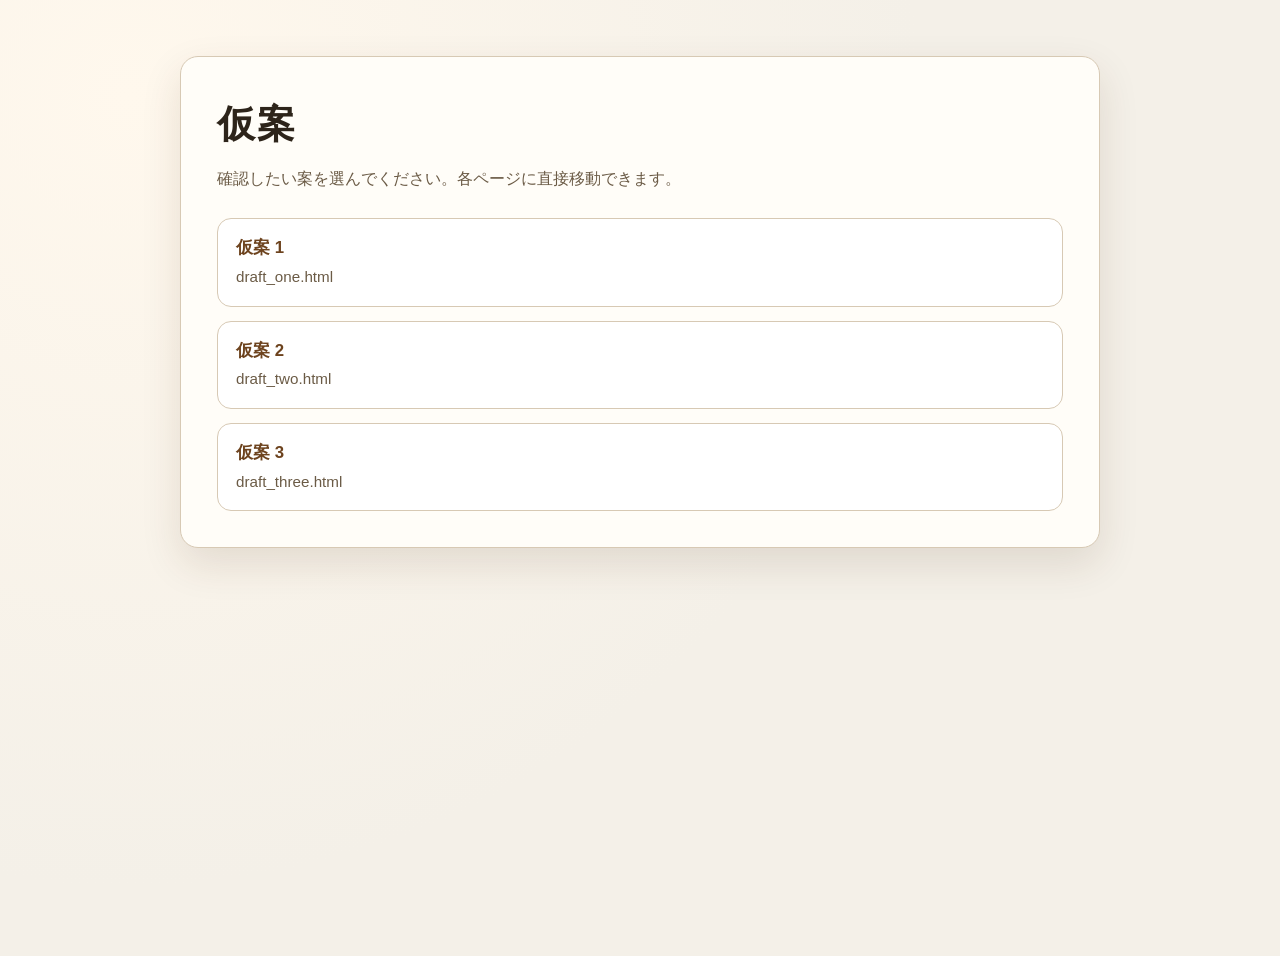
<file: index.html>
<!doctype html>
<html lang="ja">
  <head>
    <meta charset="UTF-8" />
    <meta name="viewport" content="width=device-width, initial-scale=1.0" />
    <title>仮案</title>
    <meta property="og:title" content="仮案" />
    <meta
      property="og:description"
      content="確認したい案を選んでください。各ページに直接移動できます。"
    />
    <meta property="og:type" content="website" />
    <style>
      :root {
        color-scheme: light;
        --bg: #f4f0e8;
        --paper: #fffdf8;
        --text: #2d241a;
        --muted: #6b5b46;
        --line: #d7c9b4;
        --accent: #8b5a2b;
        --accent-strong: #6d431e;
        --shadow: 0 16px 40px rgba(70, 44, 20, 0.12);
      }

      * {
        box-sizing: border-box;
      }

      body {
        margin: 0;
        min-height: 100vh;
        font-family:
          "Hiragino Kaku Gothic ProN", "Yu Gothic", "Meiryo", sans-serif;
        color: var(--text);
        background: radial-gradient(circle at 10% 10%, #fff8ed, var(--bg) 55%);
        line-height: 1.6;
      }

      main {
        width: min(920px, 92%);
        margin: 56px auto;
      }

      .panel {
        background: var(--paper);
        border: 1px solid var(--line);
        border-radius: 18px;
        box-shadow: var(--shadow);
        padding: 36px;
      }

      h1 {
        margin: 0;
        font-size: clamp(1.8rem, 3vw, 2.4rem);
        letter-spacing: 0.04em;
      }

      .lead {
        margin: 12px 0 26px;
        color: var(--muted);
      }

      .draft-list {
        list-style: none;
        margin: 0;
        padding: 0;
        display: grid;
        gap: 14px;
      }

      .draft-link {
        display: block;
        text-decoration: none;
        color: var(--text);
        background: #fff;
        border: 1px solid var(--line);
        border-radius: 14px;
        padding: 16px 18px;
        transition:
          transform 0.16s ease,
          border-color 0.16s ease,
          box-shadow 0.16s ease;
      }

      .draft-link:hover,
      .draft-link:focus-visible {
        transform: translateY(-2px);
        border-color: var(--accent);
        box-shadow: 0 10px 24px rgba(88, 50, 17, 0.14);
        outline: none;
      }

      .draft-link strong {
        display: block;
        font-size: 1.05rem;
        margin-bottom: 2px;
        color: var(--accent-strong);
      }

      .draft-link span {
        color: var(--muted);
        font-size: 0.95rem;
      }
    </style>
  </head>
  <body>
    <main>
      <section class="panel" aria-labelledby="draft-links-title">
        <h1 id="draft-links-title">仮案</h1>
        <p class="lead">
          確認したい案を選んでください。各ページに直接移動できます。
        </p>
        <ul class="draft-list">
          <li>
            <a class="draft-link" href="draft_one.html">
              <strong>仮案 1</strong>
              <span>draft_one.html</span>
            </a>
          </li>
          <li>
            <a class="draft-link" href="draft_two.html">
              <strong>仮案 2</strong>
              <span>draft_two.html</span>
            </a>
          </li>
          <li>
            <a class="draft-link" href="draft_three.html">
              <strong>仮案 3</strong>
              <span>draft_three.html</span>
            </a>
          </li>
        </ul>
      </section>
    </main>
  </body>
</html>
</file>
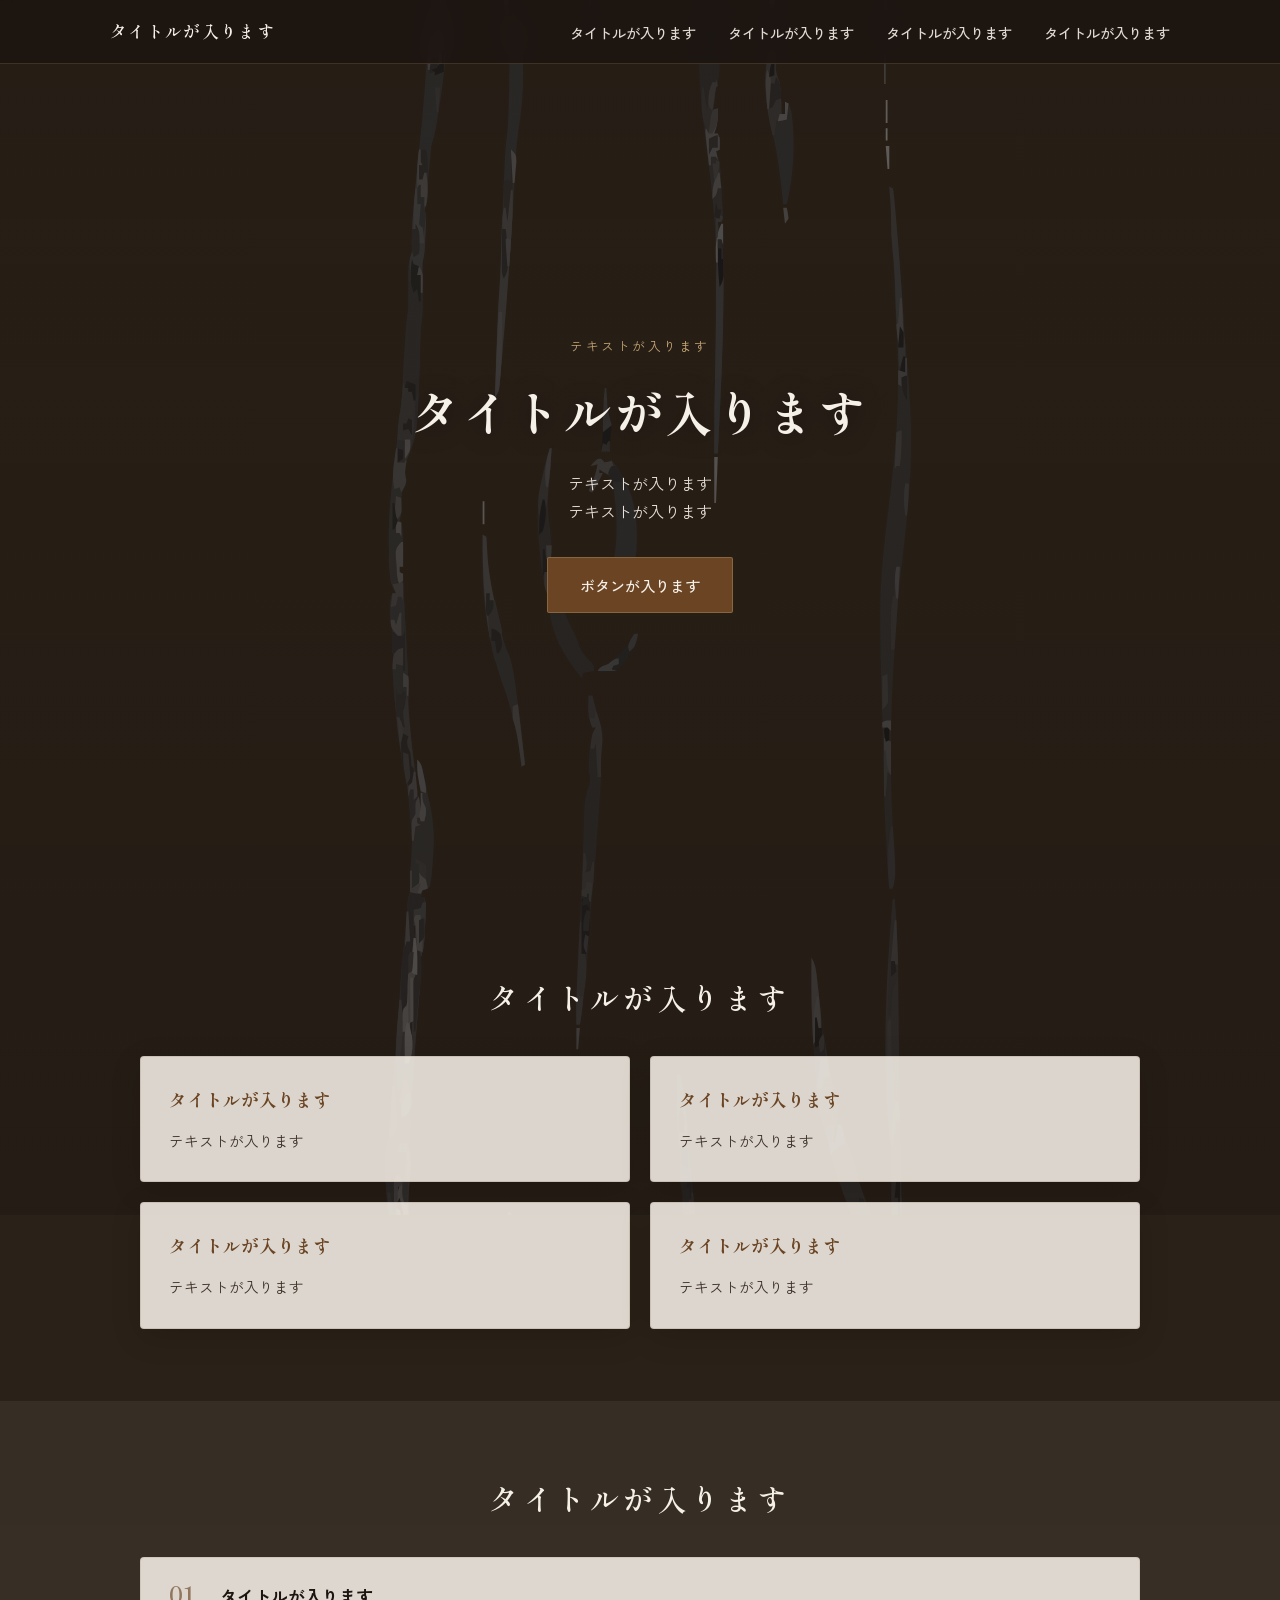
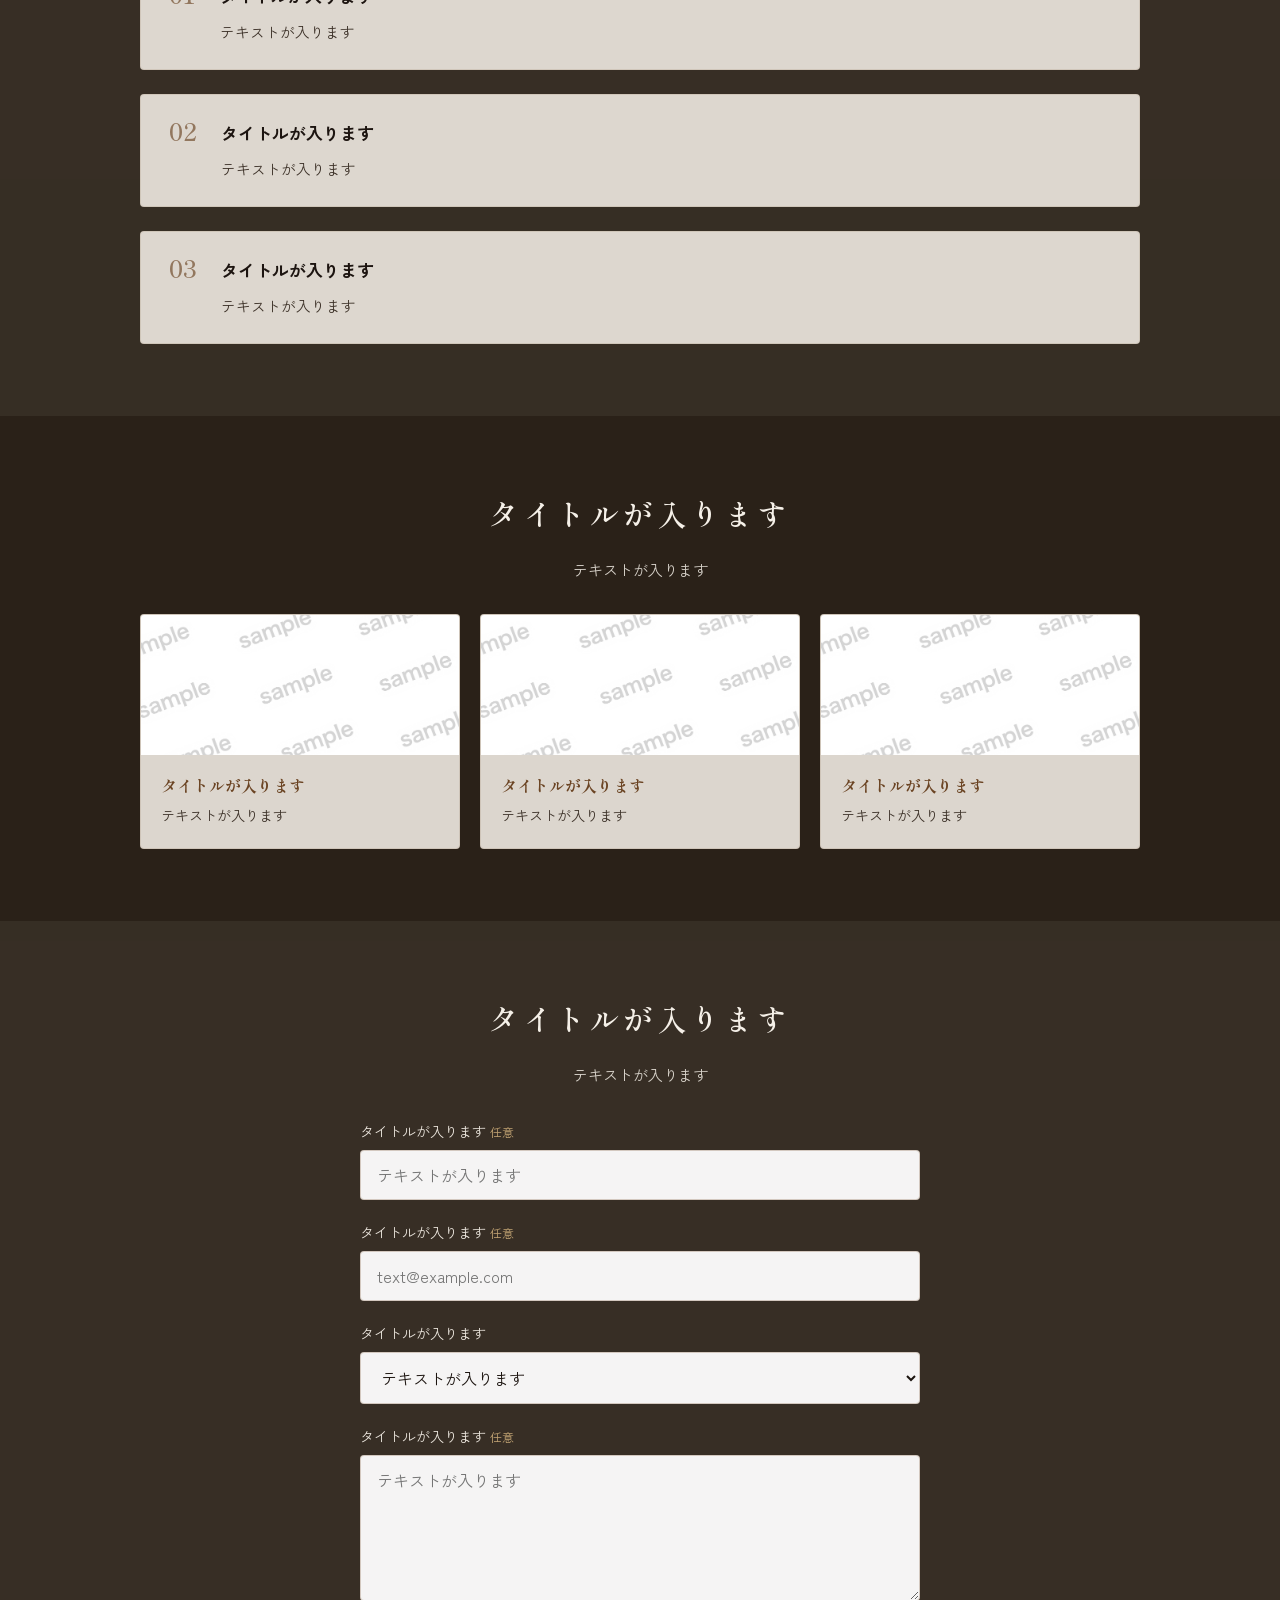
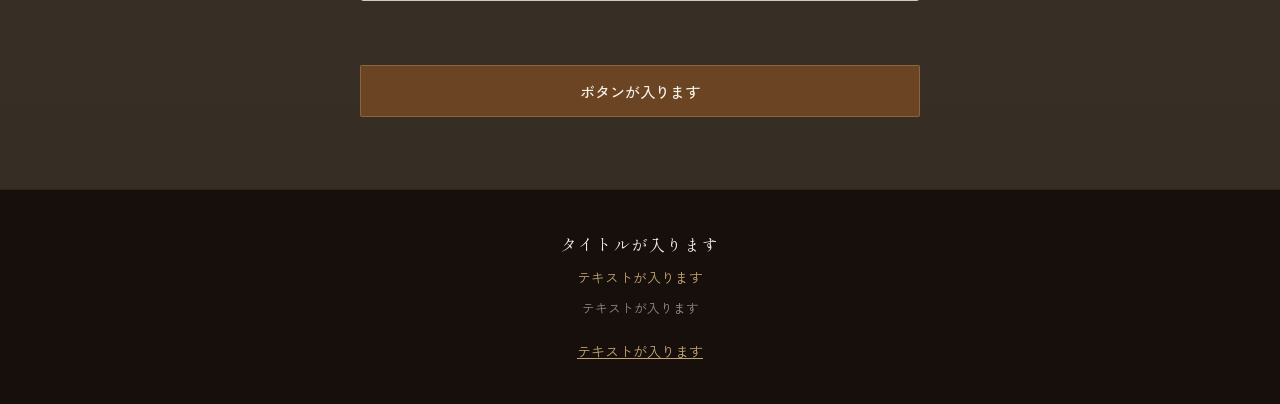
<file: draft_one.html>
<!DOCTYPE html>
<html lang="ja">
<head>
  <meta charset="UTF-8">
  <meta name="viewport" content="width=device-width, initial-scale=1.0">
  <title>タイトルが入ります</title>
  <link rel="preconnect" href="https://fonts.googleapis.com">
  <link rel="preconnect" href="https://fonts.gstatic.com" crossorigin>
  <link href="https://fonts.googleapis.com/css2?family=Shippori+Mincho:wght@400;600;700&family=Zen+Kaku+Gothic+New:wght@400;500;700&display=swap" rel="stylesheet">
  <link rel="stylesheet" href="css/classic.css">
</head>
<body>
  <div class="bg-layer" aria-hidden="true"></div>

  <header class="site-header" id="top">
    <div class="header-inner">
      <a class="logo" href="#top">タイトルが入ります</a>
      <button type="button" class="nav-toggle" aria-expanded="false" aria-controls="site-nav" aria-label="メニュー">
        <span class="nav-toggle-bar"></span>
        <span class="nav-toggle-bar"></span>
        <span class="nav-toggle-bar"></span>
      </button>
      <nav class="site-nav" id="site-nav">
        <ul class="nav-list">
          <li><a href="#about">タイトルが入ります</a></li>
          <li><a href="#services">タイトルが入ります</a></li>
          <li><a href="#works">タイトルが入ります</a></li>
          <li><a href="#contact">タイトルが入ります</a></li>
        </ul>
      </nav>
    </div>
  </header>

  <main>
    <section class="hero" aria-labelledby="hero-title">
      <div class="hero-content">
        <p class="hero-tag">テキストが入ります</p>
        <h1 class="hero-title" id="hero-title">タイトルが入ります</h1>
        <p class="hero-lead">テキストが入ります<br>テキストが入ります</p>
        <a class="btn btn-primary" href="#contact">ボタンが入ります</a>
      </div>
    </section>

    <section class="section" id="about">
      <div class="section-inner">
        <h2 class="section-title reveal">タイトルが入ります</h2>
        <div class="about-grid">
          <div class="card reveal">
            <h3>タイトルが入ります</h3>
            <p>テキストが入ります</p>
          </div>
          <div class="card reveal">
            <h3>タイトルが入ります</h3>
            <p>テキストが入ります</p>
          </div>
          <div class="card reveal">
            <h3>タイトルが入ります</h3>
            <p>テキストが入ります</p>
          </div>
          <div class="card reveal" data-about-4>
            <h3>タイトルが入ります</h3>
            <p>テキストが入ります</p>
          </div>
        </div>
      </div>
    </section>

    <section class="section section-alt" id="services">
      <div class="section-inner">
        <h2 class="section-title reveal">タイトルが入ります</h2>
        <ul class="service-list">
          <li class="service-item reveal">
            <span class="service-num">01</span>
            <div>
              <h3>タイトルが入ります</h3>
              <p>テキストが入ります</p>
            </div>
          </li>
          <li class="service-item reveal">
            <span class="service-num">02</span>
            <div>
              <h3>タイトルが入ります</h3>
              <p>テキストが入ります</p>
            </div>
          </li>
          <li class="service-item reveal">
            <span class="service-num">03</span>
            <div>
              <h3>タイトルが入ります</h3>
              <p>テキストが入ります</p>
            </div>
          </li>
        </ul>
      </div>
    </section>

    <section class="section" id="works">
      <div class="section-inner">
        <h2 class="section-title reveal">タイトルが入ります</h2>
        <p class="section-intro reveal">テキストが入ります</p>
        <div class="works-grid">
          <article class="work-card reveal" tabindex="0">
            <div class="work-card-visual work-a" role="img" aria-label="画像が入ります"></div>
            <h3>タイトルが入ります</h3>
            <p>テキストが入ります</p>
          </article>
          <article class="work-card reveal" tabindex="0">
            <div class="work-card-visual work-b" role="img" aria-label="画像が入ります"></div>
            <h3>タイトルが入ります</h3>
            <p>テキストが入ります</p>
          </article>
          <article class="work-card reveal" tabindex="0">
            <div class="work-card-visual work-c" role="img" aria-label="画像が入ります"></div>
            <h3>タイトルが入ります</h3>
            <p>テキストが入ります</p>
          </article>
        </div>
      </div>
    </section>

    <section class="section section-alt" id="contact">
      <div class="section-inner section-narrow">
        <h2 class="section-title reveal">タイトルが入ります</h2>
        <p class="section-intro reveal">テキストが入ります</p>
        <form class="contact-form reveal" id="contact-form" novalidate>
          <label class="field">
            <span class="field-label">タイトルが入ります <span class="required">任意</span></span>
            <input type="text" name="name" autocomplete="name" required placeholder="テキストが入ります">
          </label>
          <label class="field">
            <span class="field-label">タイトルが入ります <span class="required">任意</span></span>
            <input type="email" name="email" autocomplete="email" required placeholder="text@example.com">
          </label>
          <label class="field">
            <span class="field-label">タイトルが入ります</span>
            <select name="topic">
              <option value="order">テキストが入ります</option>
              <option value="repair">テキストが入ります</option>
              <option value="class">テキストが入ります</option>
              <option value="other">テキストが入ります</option>
            </select>
          </label>
          <label class="field">
            <span class="field-label">タイトルが入ります <span class="required">任意</span></span>
            <textarea name="message" rows="5" required placeholder="テキストが入ります"></textarea>
          </label>
          <p class="form-note" id="form-status" role="status" aria-live="polite"></p>
          <button type="submit" class="btn btn-primary">ボタンが入ります</button>
        </form>
      </div>
    </section>
  </main>

  <footer class="site-footer">
    <div class="footer-inner">
      <p class="footer-brand">タイトルが入ります</p>
      <p class="footer-classic-link"><a href="index.html">テキストが入ります</a></p>
      <p class="footer-copy">テキストが入ります</p>
      <a class="footer-top" href="#top">テキストが入ります</a>
    </div>
  </footer>

  <script src="js/main.js"></script>
</body>
</html>
</file>
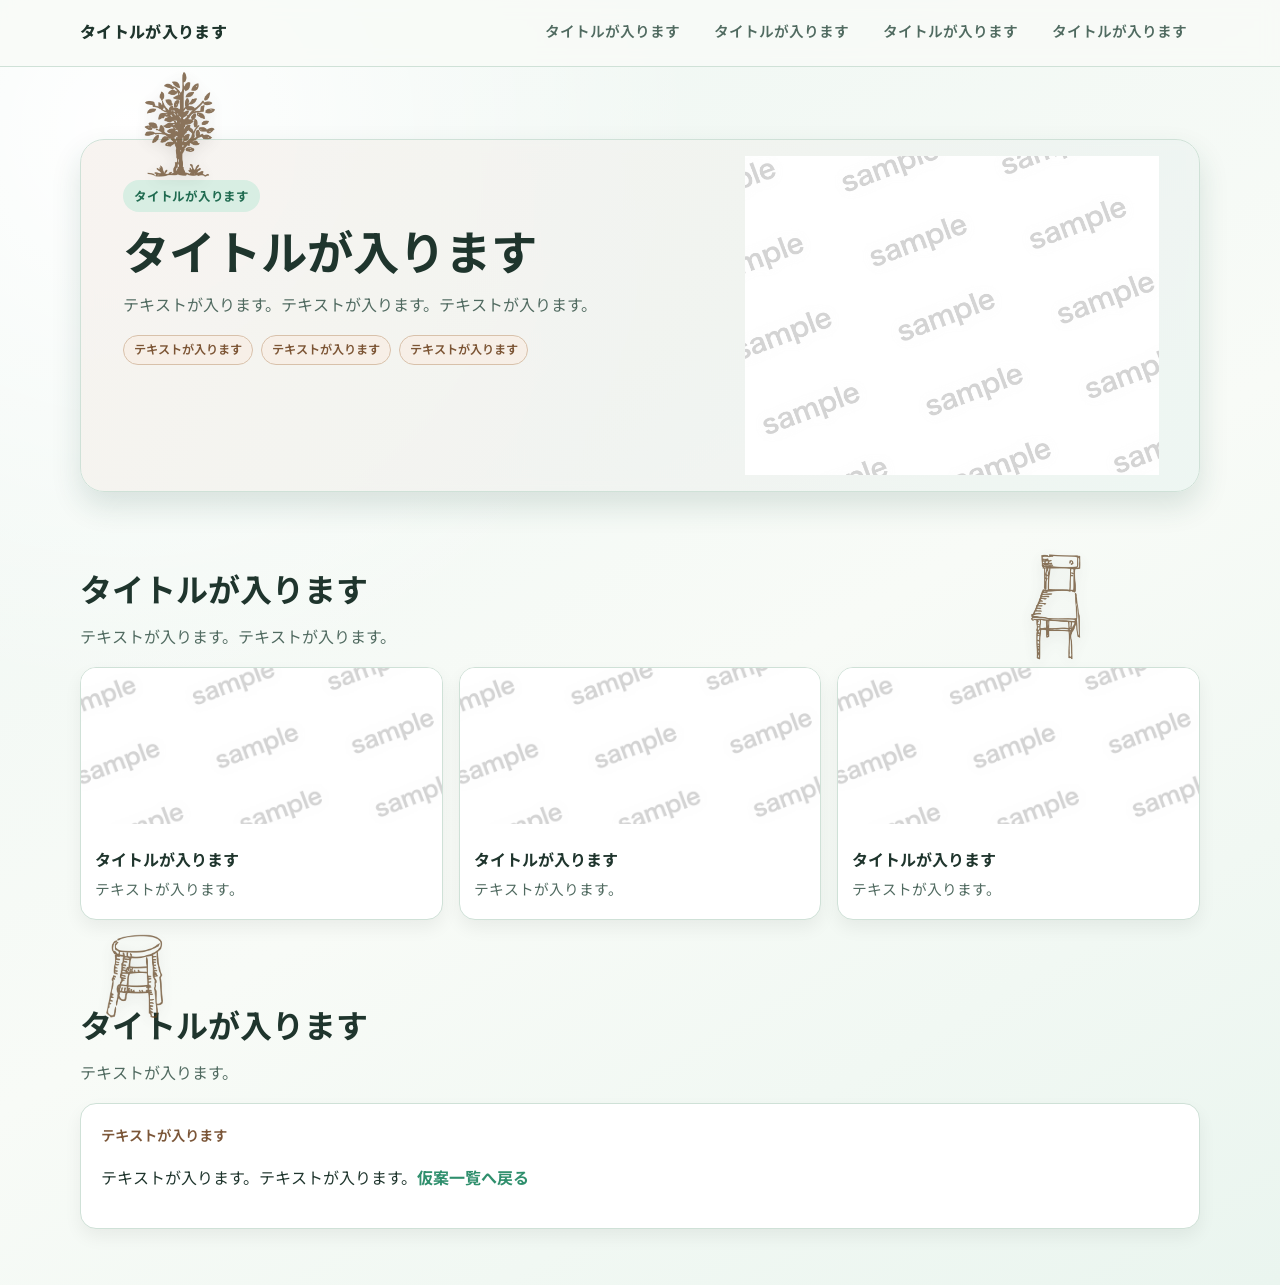
<file: draft_three.html>
<!DOCTYPE html>
<html lang="ja">
<head>
  <meta charset="UTF-8">
  <meta name="viewport" content="width=device-width, initial-scale=1.0">
  <title>draft_three | モダン爽やか案</title>
  <link rel="preconnect" href="https://fonts.googleapis.com">
  <link rel="preconnect" href="https://fonts.gstatic.com" crossorigin>
  <link href="https://fonts.googleapis.com/css2?family=Inter:wght@400;600;700;800&family=Noto+Sans+JP:wght@400;500;700&display=swap" rel="stylesheet">
  <link rel="stylesheet" href="css/draft-three.css">
</head>
<body>
  <header class="site-header">
    <div class="container header-inner">
      <a class="brand" href="#top">タイトルが入ります</a>
      <nav aria-label="メインメニュー">
        <ul class="menu-list">
          <li><a href="#top">タイトルが入ります</a></li>
          <li><a href="#about">タイトルが入ります</a></li>
          <li><a href="#works">タイトルが入ります</a></li>
          <li><a href="#contact">タイトルが入ります</a></li>
        </ul>
      </nav>
    </div>
  </header>

  <main>
    <section class="hero" id="top">
      <div class="container">
        <img class="section-deco deco-hero-left" src="assets/illust2.png" alt="" aria-hidden="true">
        <div class="hero-panel">
          <div class="hero-copy">
            <span class="tag">タイトルが入ります</span>
            <h1>タイトルが入ります</h1>
            <p>テキストが入ります。テキストが入ります。テキストが入ります。</p>
            <ul class="wood-tags" aria-label="テキストが入ります">
              <li>テキストが入ります</li>
              <li>テキストが入ります</li>
              <li>テキストが入ります</li>
            </ul>
          </div>
          <figure class="hero-media">
            <img src="assets/sample.jpg" alt="画像が入ります">
          </figure>
        </div>
      </div>
    </section>

    <section class="section" id="about">
      <div class="container">
        <img class="section-deco deco-about-right" src="assets/illust1.png" alt="" aria-hidden="true">
        <div class="section-head">
          <h2>タイトルが入ります</h2>
          <p>テキストが入ります。テキストが入ります。</p>
        </div>
        <div class="card-grid" id="works">
          <article class="card">
            <img src="assets/sample.jpg" alt="画像が入ります">
            <div class="card-copy">
              <h3>タイトルが入ります</h3>
              <p>テキストが入ります。</p>
            </div>
          </article>
          <article class="card">
            <img src="assets/sample.jpg" alt="画像が入ります">
            <div class="card-copy">
              <h3>タイトルが入ります</h3>
              <p>テキストが入ります。</p>
            </div>
          </article>
          <article class="card">
            <img src="assets/sample.jpg" alt="画像が入ります">
            <div class="card-copy">
              <h3>タイトルが入ります</h3>
              <p>テキストが入ります。</p>
            </div>
          </article>
        </div>
      </div>
    </section>

    <section class="section" id="contact">
      <div class="container">
        <img class="section-deco deco-contact-top" src="assets/illust3.png" alt="" aria-hidden="true">
        <div class="section-head">
          <h2>タイトルが入ります</h2>
          <p>テキストが入ります。</p>
        </div>
        <div class="contact-panel">
          <p class="material-line">テキストが入ります</p>
          <p>テキストが入ります。テキストが入ります。<a href="index.html">仮案一覧へ戻る</a></p>
        </div>
      </div>
    </section>
  </main>
</body>
</html>
</file>
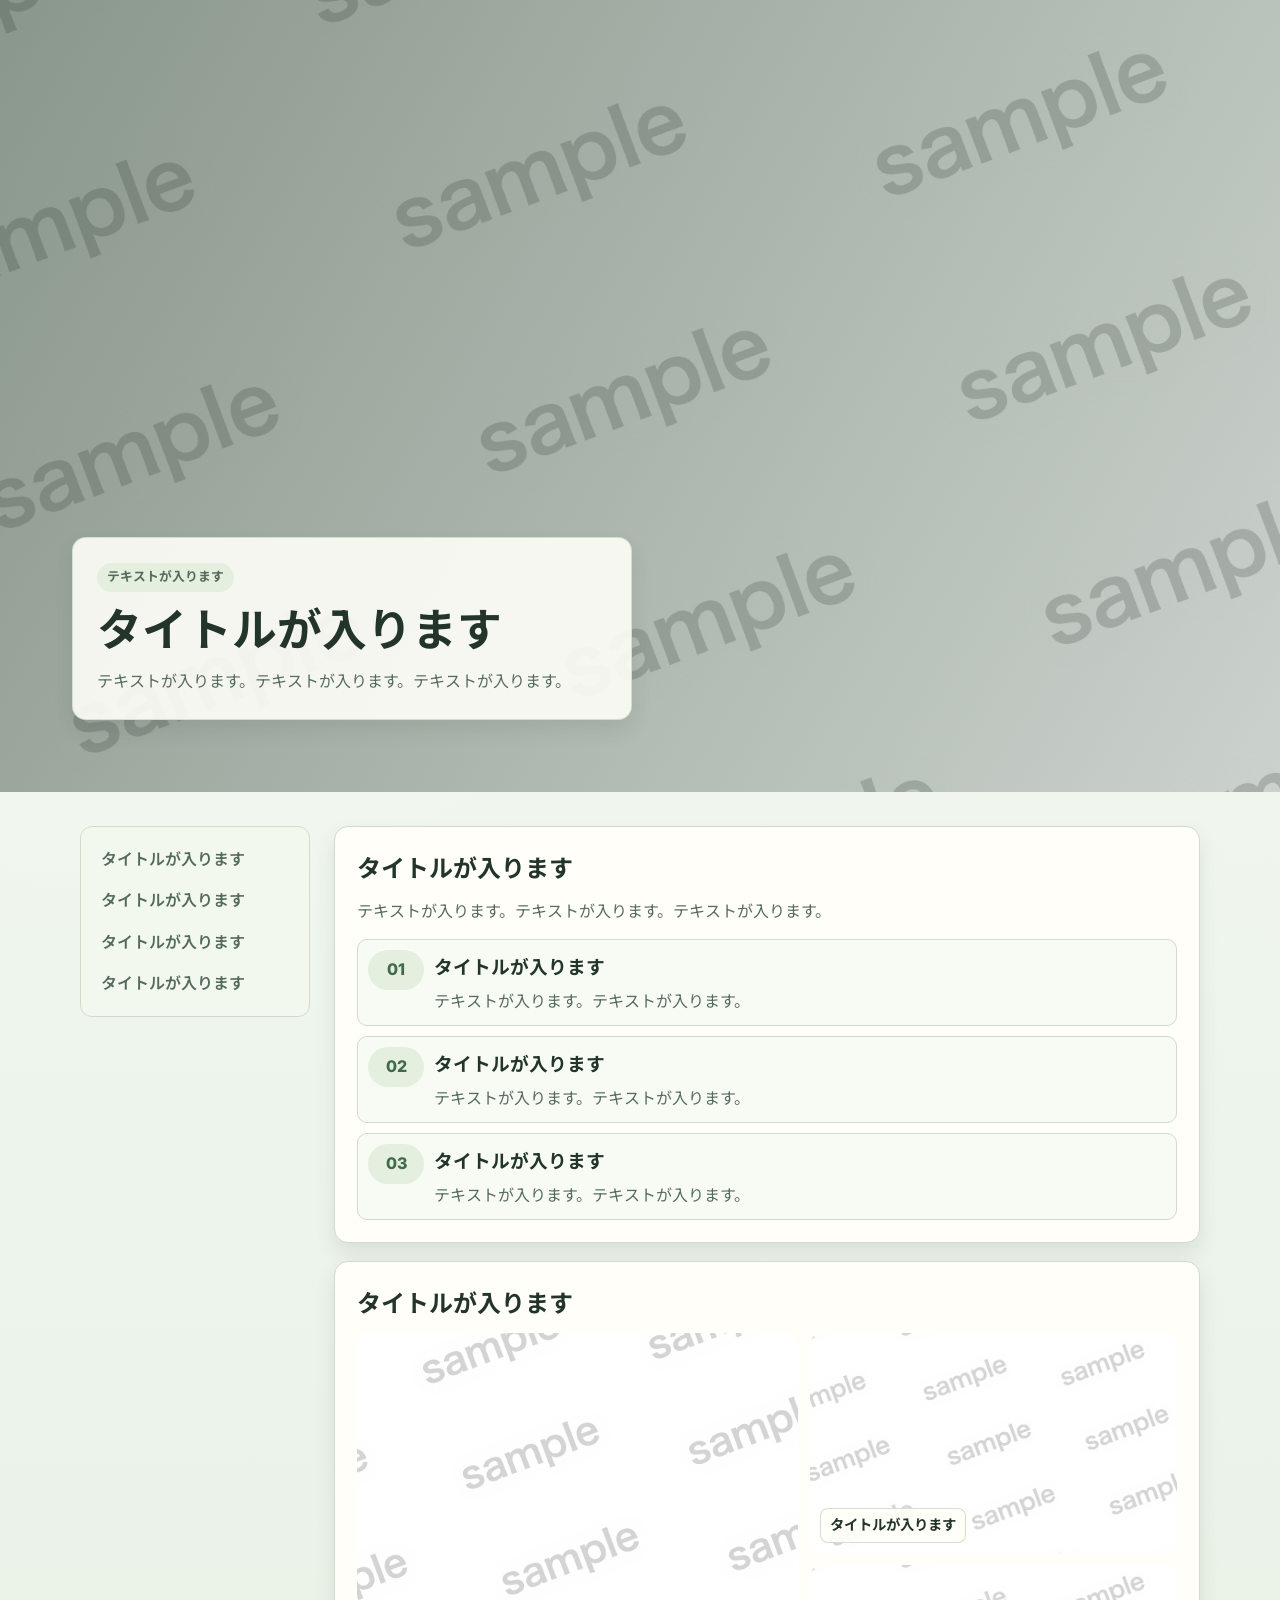
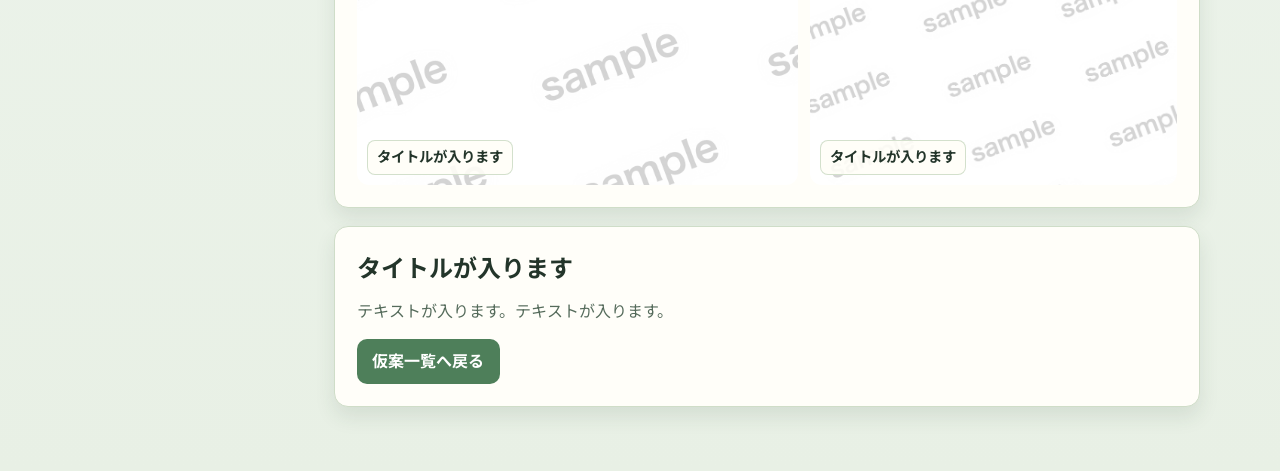
<file: draft_two.html>
<!DOCTYPE html>
<html lang="ja">
<head>
  <meta charset="UTF-8">
  <meta name="viewport" content="width=device-width, initial-scale=1.0">
  <title>タイトルが入ります</title>
  <link rel="preconnect" href="https://fonts.googleapis.com">
  <link rel="preconnect" href="https://fonts.gstatic.com" crossorigin>
  <link href="https://fonts.googleapis.com/css2?family=Inter:wght@400;500;700;800&family=Noto+Sans+JP:wght@400;500;700&display=swap" rel="stylesheet">
  <link rel="stylesheet" href="css/draft-two.css">
</head>
<body>
  <main>
    <section class="hero" id="top">
      <img src="assets/sample.jpg" alt="画像が入ります">
      <div class="hero-overlay"></div>
      <div class="hero-copy">
        <p class="eyebrow">テキストが入ります</p>
        <h1>タイトルが入ります</h1>
        <p>テキストが入ります。テキストが入ります。テキストが入ります。</p>
      </div>
    </section>

    <section class="layout" id="about">
      <aside class="side-nav" aria-label="ページ内メニュー">
        <a href="#about">タイトルが入ります</a>
        <a href="#story">タイトルが入ります</a>
        <a href="#works">タイトルが入ります</a>
        <a href="#contact">タイトルが入ります</a>
      </aside>

      <div class="main-content">
        <section class="stack-section" id="story">
          <h2>タイトルが入ります</h2>
          <p class="lead">テキストが入ります。テキストが入ります。テキストが入ります。</p>
          <div class="story-list">
            <article>
              <span>01</span>
              <div>
                <h3>タイトルが入ります</h3>
                <p>テキストが入ります。テキストが入ります。</p>
              </div>
            </article>
            <article>
              <span>02</span>
              <div>
                <h3>タイトルが入ります</h3>
                <p>テキストが入ります。テキストが入ります。</p>
              </div>
            </article>
            <article>
              <span>03</span>
              <div>
                <h3>タイトルが入ります</h3>
                <p>テキストが入ります。テキストが入ります。</p>
              </div>
            </article>
          </div>
        </section>

        <section class="stack-section" id="works">
          <h2>タイトルが入ります</h2>
          <div class="mosaic">
            <article class="tile large">
              <img src="assets/sample.jpg" alt="画像が入ります">
              <h3>タイトルが入ります</h3>
            </article>
            <article class="tile">
              <img src="assets/sample.jpg" alt="画像が入ります">
              <h3>タイトルが入ります</h3>
            </article>
            <article class="tile">
              <img src="assets/sample.jpg" alt="画像が入ります">
              <h3>タイトルが入ります</h3>
            </article>
          </div>
        </section>

        <section class="stack-section cta-block" id="contact">
          <h2>タイトルが入ります</h2>
          <p>テキストが入ります。テキストが入ります。</p>
          <a class="cta" href="index.html">仮案一覧へ戻る</a>
        </section>
      </div>
    </section>
  </main>
</body>
</html>
</file>
<file: css/classic.css>
/* 初期版スタイル：縦長 bg.svg・パララックス・スクロール reveal・中央ヒーロー */

:root {
  --ink: #1c1410;
  --ink-soft: #3d3229;
  --cream: #f5f0e8;
  --cream-dim: rgba(245, 240, 232, 0.88);
  --accent: #6b4423;
  --accent-light: #8b5a2b;
  --ring: #c4a574;
  --header-h: 4rem;
  --font-display: "Shippori Mincho", serif;
  --font-body: "Zen Kaku Gothic New", sans-serif;
}

*,
*::before,
*::after {
  box-sizing: border-box;
}

html {
  scroll-behavior: smooth;
}

body {
  margin: 0;
  min-height: 100vh;
  font-family: var(--font-body);
  font-size: 1rem;
  line-height: 1.75;
  color: var(--ink);
  background-color: #2a2118;
}

/* 縦長 SVG を余すため描画エリアを上下に延ばす */
.bg-layer {
  position: fixed;
  top: calc(-35vh - env(safe-area-inset-top, 0px));
  right: 0;
  bottom: calc(-35vh - env(safe-area-inset-bottom, 0px));
  left: 0;
  z-index: -1;
  background-image: url("../assets/bg.svg");
  background-size: cover;
  background-position: var(--bg-parallax-pos, center 50%);
  background-repeat: no-repeat;
  will-change: background-position;
  opacity: 0.88;
}

.bg-layer::after {
  content: "";
  position: absolute;
  inset: 0;
  background: linear-gradient(
    180deg,
    rgba(28, 20, 16, 0.42) 0%,
    rgba(28, 20, 16, 0.22) 40%,
    rgba(28, 20, 16, 0.36) 100%
  );
  pointer-events: none;
}

.site-header {
  position: sticky;
  top: 0;
  z-index: 100;
  height: var(--header-h);
  background: rgba(28, 20, 16, 0.82);
  backdrop-filter: blur(10px);
  border-bottom: 1px solid rgba(196, 165, 116, 0.2);
}

.header-inner {
  max-width: 1100px;
  margin: 0 auto;
  padding: 0 1.25rem;
  height: 100%;
  display: flex;
  align-items: center;
  justify-content: space-between;
}

.logo {
  font-family: var(--font-display);
  font-weight: 600;
  font-size: 1.05rem;
  color: var(--cream);
  text-decoration: none;
  letter-spacing: 0.08em;
}

.logo:hover {
  color: var(--ring);
}

.nav-toggle {
  display: none;
  flex-direction: column;
  justify-content: center;
  gap: 6px;
  width: 44px;
  height: 44px;
  padding: 0;
  border: none;
  background: transparent;
  cursor: pointer;
}

.nav-toggle-bar {
  display: block;
  width: 22px;
  height: 2px;
  background: var(--cream);
  margin: 0 auto;
  transition: transform 0.25s, opacity 0.25s;
}

.site-header.is-open .nav-toggle-bar:nth-child(1) {
  transform: translateY(8px) rotate(45deg);
}

.site-header.is-open .nav-toggle-bar:nth-child(2) {
  opacity: 0;
}

.site-header.is-open .nav-toggle-bar:nth-child(3) {
  transform: translateY(-8px) rotate(-45deg);
}

.nav-list {
  display: flex;
  gap: 2rem;
  list-style: none;
  margin: 0;
  padding: 0;
}

.nav-list a {
  color: rgba(245, 240, 232, 0.9);
  text-decoration: none;
  font-size: 0.9rem;
  font-weight: 500;
}

.nav-list a:hover {
  color: var(--ring);
}

@media (max-width: 768px) {
  .nav-toggle {
    display: flex;
  }

  .site-nav {
    position: fixed;
    top: var(--header-h);
    left: 0;
    right: 0;
    bottom: 0;
    background: rgba(28, 20, 16, 0.96);
    padding: 2rem;
    transform: translateX(100%);
    transition: transform 0.3s ease;
  }

  .site-header.is-open .site-nav {
    transform: translateX(0);
  }

  .nav-list {
    flex-direction: column;
    gap: 1.5rem;
  }

  .nav-list a {
    font-size: 1.1rem;
  }
}

/* ヒーロー：中央＋読み込み時のフェード */
.hero {
  min-height: calc(100vh - var(--header-h));
  display: flex;
  align-items: center;
  justify-content: center;
  padding: 3rem 1.25rem 4rem;
  text-align: center;
}

.hero-content {
  max-width: 36rem;
  animation: heroFadeUp 1.05s ease-out 0.12s both;
}

@keyframes heroFadeUp {
  from {
    opacity: 0;
    transform: translateY(28px);
  }
  to {
    opacity: 1;
    transform: translateY(0);
  }
}

@media (prefers-reduced-motion: reduce) {
  .hero-content {
    animation: none;
  }
}

.hero-tag {
  margin: 0 0 0.75rem;
  font-size: 0.8rem;
  letter-spacing: 0.2em;
  text-transform: uppercase;
  color: var(--ring);
}

.hero-title {
  margin: 0 0 1rem;
  font-family: var(--font-display);
  font-weight: 700;
  font-size: clamp(2rem, 6vw, 3rem);
  color: var(--cream);
  letter-spacing: 0.06em;
  text-shadow: 0 2px 24px rgba(0, 0, 0, 0.35);
}

.hero-lead {
  margin: 0 0 2rem;
  color: rgba(245, 240, 232, 0.92);
  font-size: 1rem;
}

.btn {
  display: inline-block;
  padding: 0.85rem 2rem;
  font-family: var(--font-body);
  font-size: 0.95rem;
  font-weight: 500;
  text-decoration: none;
  border-radius: 2px;
  border: none;
  cursor: pointer;
  transition: background 0.2s, color 0.2s, transform 0.15s;
}

.btn-primary {
  background: var(--accent);
  color: var(--cream);
  border: 1px solid rgba(196, 165, 116, 0.35);
}

.btn-primary:hover {
  background: var(--accent-light);
  transform: translateY(-1px);
}

.section {
  padding: 4.5rem 1.25rem;
}

.section-alt {
  background: rgba(245, 240, 232, 0.06);
}

.section-inner {
  max-width: 1000px;
  margin: 0 auto;
}

.section-narrow {
  max-width: 560px;
}

.section-title {
  margin: 0 0 2rem;
  font-family: var(--font-display);
  font-size: clamp(1.5rem, 3vw, 1.85rem);
  font-weight: 600;
  color: var(--cream);
  text-align: center;
  letter-spacing: 0.12em;
}

.section-intro {
  margin: -1rem 0 2rem;
  text-align: center;
  color: rgba(245, 240, 232, 0.85);
  font-size: 0.95rem;
}

.about-grid {
  display: grid;
  grid-template-columns: repeat(2, 1fr);
  gap: 1.25rem;
}

@media (max-width: 900px) {
  .about-grid {
    grid-template-columns: 1fr;
  }
}

.card {
  background: var(--cream-dim);
  padding: 1.75rem;
  border-radius: 4px;
  border: 1px solid rgba(107, 68, 35, 0.15);
  box-shadow: 0 8px 32px rgba(0, 0, 0, 0.12);
}

.card h3 {
  margin: 0 0 0.75rem;
  font-family: var(--font-display);
  font-size: 1.1rem;
  color: var(--accent);
}

.card p {
  margin: 0;
  color: var(--ink-soft);
  font-size: 0.92rem;
}

.service-list {
  list-style: none;
  margin: 0;
  padding: 0;
  display: flex;
  flex-direction: column;
  gap: 1.5rem;
}

.service-item {
  display: flex;
  gap: 1.5rem;
  align-items: flex-start;
  background: var(--cream-dim);
  padding: 1.5rem 1.75rem;
  border-radius: 4px;
  border: 1px solid rgba(107, 68, 35, 0.12);
}

.service-num {
  flex-shrink: 0;
  font-family: var(--font-display);
  font-size: 1.5rem;
  font-weight: 600;
  color: var(--accent);
  opacity: 0.65;
  line-height: 1;
}

.service-item h3 {
  margin: 0 0 0.5rem;
  font-size: 1.05rem;
  color: var(--ink);
}

.service-item p {
  margin: 0;
  font-size: 0.92rem;
  color: var(--ink-soft);
}

.works-grid {
  display: grid;
  grid-template-columns: repeat(3, 1fr);
  gap: 1.25rem;
}

@media (max-width: 768px) {
  .works-grid {
    grid-template-columns: 1fr;
  }
}

.work-card {
  background: var(--cream-dim);
  border-radius: 4px;
  overflow: hidden;
  border: 1px solid rgba(107, 68, 35, 0.12);
  transition: transform 0.25s, box-shadow 0.25s;
}

.work-card:hover,
.work-card:focus-visible {
  transform: translateY(-4px);
  box-shadow: 0 12px 40px rgba(0, 0, 0, 0.18);
  outline: none;
}

.work-card-visual {
  height: 140px;
  background-size: cover;
  background-position: center;
}

.work-a {
  background-image: url("../assets/sample.jpg");
}

.work-b {
  background-image: url("../assets/sample.jpg");
}

.work-c {
  background-image: url("../assets/sample.jpg");
}

.work-card h3 {
  margin: 0;
  padding: 1rem 1.25rem 0.25rem;
  font-family: var(--font-display);
  font-size: 1rem;
  color: var(--accent);
}

.work-card p {
  margin: 0;
  padding: 0 1.25rem 1.25rem;
  font-size: 0.88rem;
  color: var(--ink-soft);
}

.contact-form {
  display: flex;
  flex-direction: column;
  gap: 1.25rem;
}

.field {
  display: flex;
  flex-direction: column;
  gap: 0.4rem;
}

.field-label {
  font-size: 0.88rem;
  color: rgba(245, 240, 232, 0.95);
}

.required {
  font-size: 0.75rem;
  color: var(--ring);
}

.field input,
.field select,
.field textarea {
  font-family: var(--font-body);
  font-size: 1rem;
  padding: 0.75rem 1rem;
  border: 1px solid rgba(107, 68, 35, 0.25);
  border-radius: 4px;
  background: rgba(255, 255, 255, 0.95);
  color: var(--ink);
}

.field input:focus,
.field select:focus,
.field textarea:focus {
  outline: 2px solid var(--accent);
  outline-offset: 2px;
}

.form-note {
  min-height: 1.5rem;
  margin: 0;
  font-size: 0.9rem;
}

.form-note.is-success {
  color: #a8d5a2;
}

.form-note.is-error {
  color: #f0b0a0;
}

.site-footer {
  padding: 2.5rem 1.25rem;
  background: rgba(20, 14, 10, 0.9);
  border-top: 1px solid rgba(196, 165, 116, 0.15);
}

.footer-inner {
  max-width: 700px;
  margin: 0 auto;
  text-align: center;
}

.footer-brand {
  margin: 0 0 0.5rem;
  font-family: var(--font-display);
  color: var(--cream);
  letter-spacing: 0.1em;
}

.footer-copy {
  margin: 0 0 1rem;
  font-size: 0.8rem;
  color: rgba(245, 240, 232, 0.55);
}

.footer-classic-link {
  margin: 0 0 0.5rem;
  font-size: 0.85rem;
}

.footer-classic-link a {
  color: var(--ring);
  text-decoration: none;
}

.footer-classic-link a:hover {
  text-decoration: underline;
}

.footer-top {
  color: var(--ring);
  font-size: 0.88rem;
}

.reveal {
  opacity: 0;
  transform: translateY(18px);
  transition: opacity 0.65s ease, transform 0.65s ease;
}

.reveal.is-visible {
  opacity: 1;
  transform: translateY(0);
}
</file>
<file: css/draft-three.css>
:root {
  --bg: #edf6f2;
  --bg-2: #f8fbf7;
  --card: #ffffffcc;
  --line: #cfe1d7;
  --text: #1f352d;
  --muted: #516b61;
  --accent: #2f8f6d;
  --accent-2: #a06a3f;
  --shadow: 0 14px 30px rgba(28, 76, 61, 0.14);
}

* {
  box-sizing: border-box;
}

body {
  margin: 0;
  font-family: "Inter", "Noto Sans JP", "Yu Gothic", "Meiryo", sans-serif;
  color: var(--text);
  background:
    radial-gradient(circle at 10% 10%, #ffffff 0%, transparent 35%),
    linear-gradient(150deg, var(--bg) 0%, var(--bg-2) 55%, #eaf5ef 100%);
  line-height: 1.7;
}

.container {
  width: min(1120px, 92%);
  margin: 0 auto;
}

.hero .container,
.section .container {
  position: relative;
}

.site-header {
  position: sticky;
  top: 0;
  z-index: 30;
  backdrop-filter: blur(8px);
  background: rgba(248, 251, 247, 0.86);
  border-bottom: 1px solid var(--line);
}

.header-inner {
  min-height: 66px;
  display: flex;
  align-items: center;
  justify-content: space-between;
  gap: 18px;
}

.brand {
  text-decoration: none;
  color: var(--text);
  font-weight: 800;
  letter-spacing: 0.02em;
}

.menu-list {
  list-style: none;
  margin: 0;
  padding: 0;
  display: flex;
  gap: 8px;
  flex-wrap: wrap;
}

.menu-list a {
  display: inline-block;
  text-decoration: none;
  color: var(--muted);
  font-weight: 600;
  font-size: 0.92rem;
  padding: 0.4rem 0.75rem;
  border-radius: 999px;
  border: 1px solid transparent;
}

.menu-list a:hover {
  color: var(--text);
  border-color: var(--line);
  background: #ffffffb8;
}

.hero {
  padding: 72px 0 48px;
}

.hero-panel {
  display: grid;
  grid-template-columns: 1.1fr 0.9fr;
  gap: 20px;
  background: var(--card);
  backdrop-filter: blur(6px);
  border: 1px solid var(--line);
  border-radius: 24px;
  box-shadow: var(--shadow);
  overflow: hidden;
  position: relative;
}

.hero-panel::after {
  content: "";
  position: absolute;
  inset: 0;
  pointer-events: none;
  background: linear-gradient(120deg, rgba(160, 106, 63, 0.08), rgba(47, 143, 109, 0.08));
}

.hero-copy {
  padding: 40px 42px;
  position: relative;
  z-index: 1;
}

.tag {
  display: inline-block;
  padding: 0.35rem 0.7rem;
  border-radius: 999px;
  font-size: 0.78rem;
  font-weight: 700;
  letter-spacing: 0.06em;
  background: #d8eee3;
  color: #216c51;
}

h1 {
  margin: 14px 0 10px;
  font-size: clamp(1.9rem, 4vw, 2.9rem);
  line-height: 1.2;
}

.hero-copy p {
  margin: 0;
  color: var(--muted);
}

.wood-tags {
  list-style: none;
  margin: 16px 0 0;
  padding: 0;
  display: flex;
  gap: 8px;
  flex-wrap: wrap;
}

.wood-tags li {
  border: 1px solid #d8c1aa;
  background: #f7efe7;
  color: #7c5535;
  border-radius: 999px;
  padding: 0.22rem 0.62rem;
  font-size: 0.76rem;
  font-weight: 600;
}

.hero-media {
  min-height: 300px;
  position: relative;
  z-index: 1;
}

.hero-media img {
  width: 100%;
  height: 100%;
  object-fit: cover;
}

.section {
  padding: 24px 0 56px;
}

.section-head {
  margin-bottom: 16px;
}

h2 {
  margin: 0;
  font-size: clamp(1.4rem, 2.5vw, 2rem);
}

.section-head p {
  margin: 6px 0 0;
  color: var(--muted);
}

.card-grid {
  display: grid;
  grid-template-columns: repeat(3, 1fr);
  gap: 16px;
}

.card {
  border: 1px solid var(--line);
  border-radius: 16px;
  overflow: hidden;
  background: #fff;
  box-shadow: 0 8px 18px rgba(0, 0, 0, 0.06);
  position: relative;
}

.card img {
  width: 100%;
  height: 156px;
  object-fit: cover;
}

.card-copy {
  padding: 14px 14px 16px;
}

.card-copy h3 {
  margin: 0 0 4px;
  font-size: 1rem;
}

.card-copy p {
  margin: 0;
  color: var(--muted);
  font-size: 0.92rem;
}

.contact-panel {
  border: 1px solid var(--line);
  border-radius: 16px;
  background: #fff;
  box-shadow: 0 8px 18px rgba(0, 0, 0, 0.06);
  padding: 20px;
}

.material-line {
  margin: 0 0 8px;
  color: #7b5638;
  font-weight: 600;
  font-size: 0.9rem;
}

.contact-panel a {
  color: var(--accent);
  font-weight: 700;
  text-decoration: none;
}

.contact-panel a:hover {
  text-decoration: underline;
}

.section-deco {
  position: absolute;
  width: 110px;
  height: 110px;
  object-fit: contain;
  opacity: 0.72;
  pointer-events: none;
  z-index: 5;
  filter: drop-shadow(0 4px 8px rgba(0, 0, 0, 0.15));
}

.deco-hero-left {
  left: 4%;
  top: -70px;
}

.deco-about-right {
  right: 8%;
  top: -12px;
}

.deco-contact-top {
  left: 5%;
  top: -70px;
  transform: translateX(-50%);
  width: 90px;
  height: 90px;
}

@media (max-width: 900px) {
  .header-inner {
    flex-direction: column;
    align-items: flex-start;
    padding: 10px 0;
  }

  .hero-panel {
    grid-template-columns: 1fr;
  }

  .hero-copy {
    padding: 30px 24px;
  }

  .section-deco {
    width: 84px;
    height: 84px;
  }

  .card-grid {
    grid-template-columns: 1fr;
  }
}
</file>
<file: css/draft-two.css>
:root {
  --bg: #edf4ec;
  --surface: #fffef9;
  --surface-soft: #e6efe3;
  --line: #cfddc8;
  --text: #23352a;
  --muted: #556b5b;
  --accent: #4e7f5a;
  --shadow: 0 10px 20px rgba(39, 73, 45, 0.1);
}

* {
  box-sizing: border-box;
}

body {
  margin: 0;
  color: var(--text);
  background:
    radial-gradient(circle at 8% 8%, #f8fff6 0%, transparent 34%),
    linear-gradient(180deg, #f6fbf2 0%, var(--bg) 55%, #e8f0e5 100%);
  font-family: "Inter", "Noto Sans JP", "Yu Gothic", "Meiryo", sans-serif;
  line-height: 1.7;
}

.hero {
  position: relative;
  min-height: 88vh;
  overflow: hidden;
}

.hero-visual {
  position: relative;
}

.hero > img {
  position: absolute;
  inset: 0;
  width: 100%;
  height: 100%;
  object-fit: cover;
}

.hero-overlay {
  position: absolute;
  inset: 0;
  background: linear-gradient(120deg, rgba(21, 48, 26, 0.5), rgba(21, 48, 26, 0.22));
}

.hero-copy {
  position: absolute;
  left: min(6vw, 72px);
  bottom: min(9vh, 72px);
  width: min(560px, calc(100vw - 32px));
  z-index: 2;
  background: rgba(255, 254, 249, 0.9);
  border: 1px solid rgba(207, 221, 200, 0.9);
  border-radius: 14px;
  box-shadow: var(--shadow);
  padding: 24px;
}

.eyebrow {
  margin: 0;
  display: inline-block;
  padding: 0.24rem 0.64rem;
  border-radius: 999px;
  background: #e4efdf;
  color: #416a4c;
  font-size: 0.8rem;
  font-weight: 700;
}

h1,
h2,
h3,
p {
  margin-top: 0;
}

h1 {
  margin: 12px 0 10px;
  font-size: clamp(1.8rem, 3.8vw, 2.8rem);
  line-height: 1.2;
}

.hero-copy p {
  color: var(--muted);
  margin: 0;
}

.cta {
  display: inline-block;
  text-decoration: none;
  color: #fff;
  background: var(--accent);
  padding: 0.58rem 0.96rem;
  border-radius: 10px;
  font-weight: 700;
}

.cta:hover {
  filter: brightness(0.95);
}

.layout {
  width: min(1120px, 92%);
  margin: 0 auto;
  display: grid;
  grid-template-columns: 230px 1fr;
  gap: 24px;
  padding: 34px 0 64px;
}

.side-nav {
  position: sticky;
  top: 20px;
  align-self: start;
  background: #f3f8ef;
  border: 1px solid var(--line);
  border-radius: 12px;
  padding: 12px;
}

.side-nav a {
  display: block;
  text-decoration: none;
  color: var(--muted);
  font-weight: 600;
  border-radius: 8px;
  padding: 0.44rem 0.52rem;
}

.side-nav a:hover {
  background: #fff;
  color: var(--text);
}

.main-content {
  display: grid;
  gap: 18px;
}

.stack-section {
  background: var(--surface);
  border: 1px solid var(--line);
  border-radius: 14px;
  padding: 22px;
  box-shadow: var(--shadow);
}

.stack-section h2 {
  margin: 0 0 8px;
}

.lead {
  margin: 0 0 14px;
  color: var(--muted);
}

.story-list {
  display: grid;
  gap: 10px;
}

.story-list article {
  display: grid;
  grid-template-columns: 56px 1fr;
  gap: 10px;
  align-items: start;
  background: #f7fbf3;
  border: 1px solid var(--line);
  border-radius: 10px;
  padding: 10px;
}

.story-list span {
  display: inline-grid;
  place-items: center;
  border-radius: 999px;
  height: 40px;
  background: #e4efdf;
  color: #416a4c;
  font-weight: 800;
}

.story-list h3 {
  margin: 2px 0 4px;
}

.story-list p {
  margin: 0;
  color: var(--muted);
}

.mosaic {
  display: grid;
  grid-template-columns: 1.2fr 1fr;
  grid-template-rows: 220px 220px;
  gap: 12px;
}

.tile {
  position: relative;
  border-radius: 12px;
  overflow: hidden;
}

.tile.large {
  grid-row: span 2;
}

.tile img {
  width: 100%;
  height: 100%;
  object-fit: cover;
}

.tile h3 {
  position: absolute;
  left: 10px;
  bottom: 10px;
  margin: 0;
  padding: 0.26rem 0.56rem;
  border-radius: 8px;
  background: rgba(255, 254, 248, 0.88);
  border: 1px solid rgba(207, 221, 200, 0.9);
  font-size: 0.9rem;
}

.cta-block p {
  margin: 0 0 14px;
  color: var(--muted);
}

@media (max-width: 900px) {
  .hero {
    min-height: 70vh;
  }

  .hero-copy {
    left: 12px;
    right: 12px;
    width: auto;
    bottom: 16px;
    padding: 16px 14px;
  }

  .layout {
    grid-template-columns: 1fr;
    gap: 14px;
    padding-top: 18px;
  }

  .side-nav {
    position: static;
    display: grid;
    grid-template-columns: 1fr 1fr;
    gap: 6px;
  }

  .mosaic {
    grid-template-columns: 1fr;
    grid-template-rows: auto;
  }

  .tile.large {
    grid-row: auto;
    min-height: 220px;
  }

  .tile {
    min-height: 180px;
  }
}
</file>
